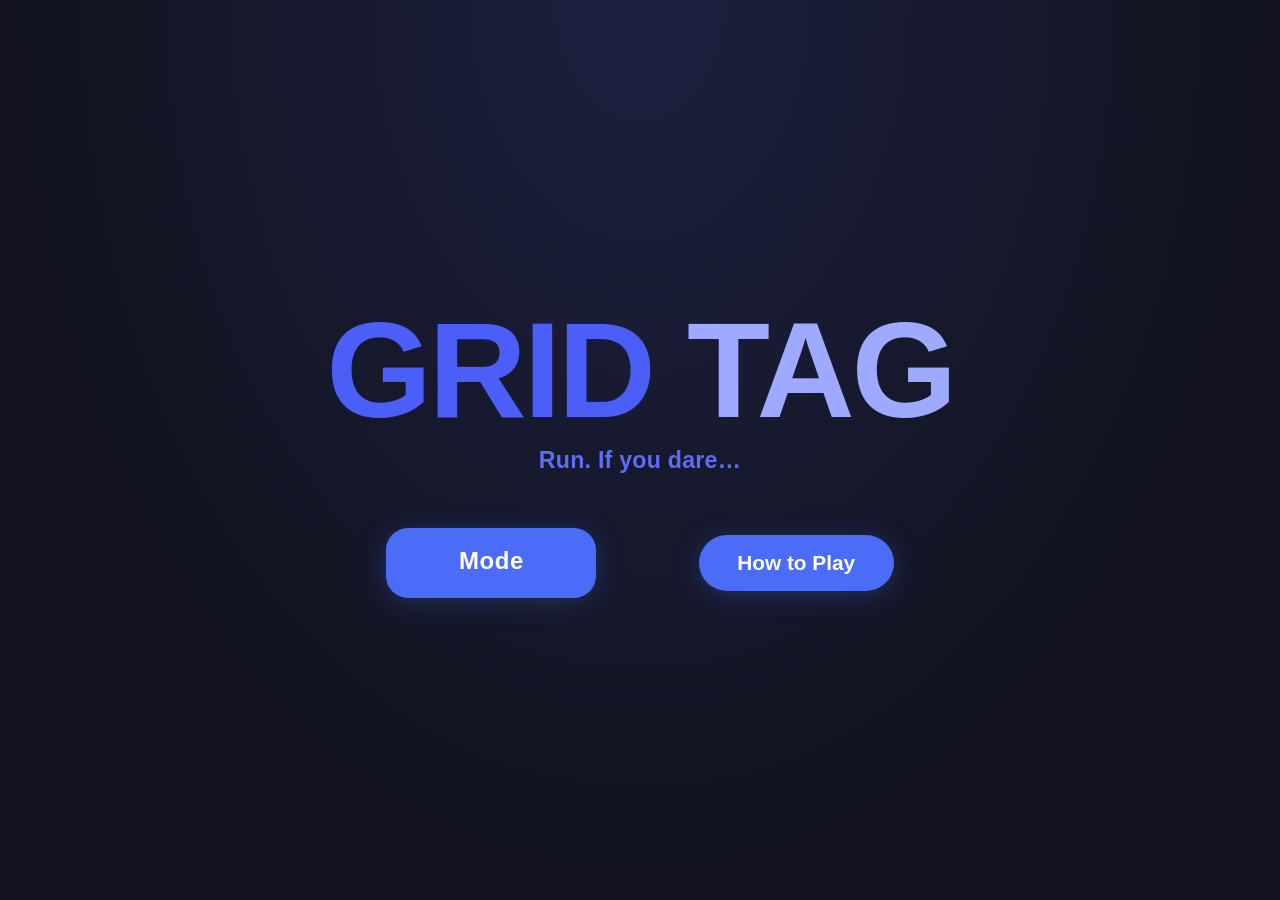
<file: index.html>
<!DOCTYPE html>
<html lang="en">
<head>
  <meta charset="UTF-8" />
  <meta name="viewport" content="width=device-width, initial-scale=1.0" />
  <title>Grid Tag</title>
  <link rel="stylesheet" href="menu.css" />
</head>
<body>
  <div class="menu-shell">

    <!-- Hero -->
    <header class="menu-hero">
      <h1 class="hero-title">
        <span class="title-grid">GRID</span>&nbsp;<span class="title-tag">TAG</span>
      </h1>
      <p class="hero-sub">Run. If you dare&hellip;</p>
    </header>

    <!-- Primary actions -->
    <div class="menu-buttons">

      <!-- Mode pill (expandable) -->
      <div class="mode-group" id="mode-group">
        <div class="mode-pill" id="mode-pill" tabindex="0" aria-label="Select game mode">
          <div class="mode-pill__header" aria-hidden="true">Mode</div>
          <div class="mode-pill__sep"></div>
          <div class="mode-pill__opts" role="list">

            <div class="mode-opt-row" role="listitem">
              <button class="mode-opt" id="opt-cpu" type="button"
                      aria-haspopup="true" aria-expanded="false">CPU</button>
            </div>

            <div class="mode-opt-row" role="listitem">
              <button class="mode-opt" id="opt-multi" type="button"
                      aria-haspopup="true" aria-expanded="false">Multiplayer</button>
            </div>

            <div class="mode-opt-row" role="listitem">
              <button class="mode-opt" id="opt-custom" type="button">Custom</button>
            </div>

          </div>
        </div>

        <!-- CPU difficulty sub-panel -->
        <div class="sub-panel" id="sub-cpu" role="group" aria-label="CPU difficulty">
          <button class="sub-btn" type="button"
                  onclick="launchGame('single-player','normal')">Normal</button>
          <button class="sub-btn" type="button"
                  onclick="launchGame('single-player','hard')">Hard</button>
          <button class="sub-btn" type="button"
                  onclick="launchGame('single-player','insane')">Insane</button>
          <button class="sub-btn" type="button"
                  onclick="launchGame('single-player','demon')">Demon</button>
        </div>

        <!-- Multiplayer size sub-panel -->
        <div class="sub-panel" id="sub-multi" role="group" aria-label="Multiplayer size">
          <button class="sub-btn" type="button"
                  onclick="launchGame('1v1')">1v1</button>
          <button class="sub-btn" type="button"
                  onclick="launchGame('2v2')">2v2</button>
        </div>
      </div>

      <!-- How to Play pill -->
      <a class="htp-pill" href="how-to-play.html">How to Play</a>

    </div>
  </div>

  <script src="menu.js"></script>
</body>
</html>
</file>
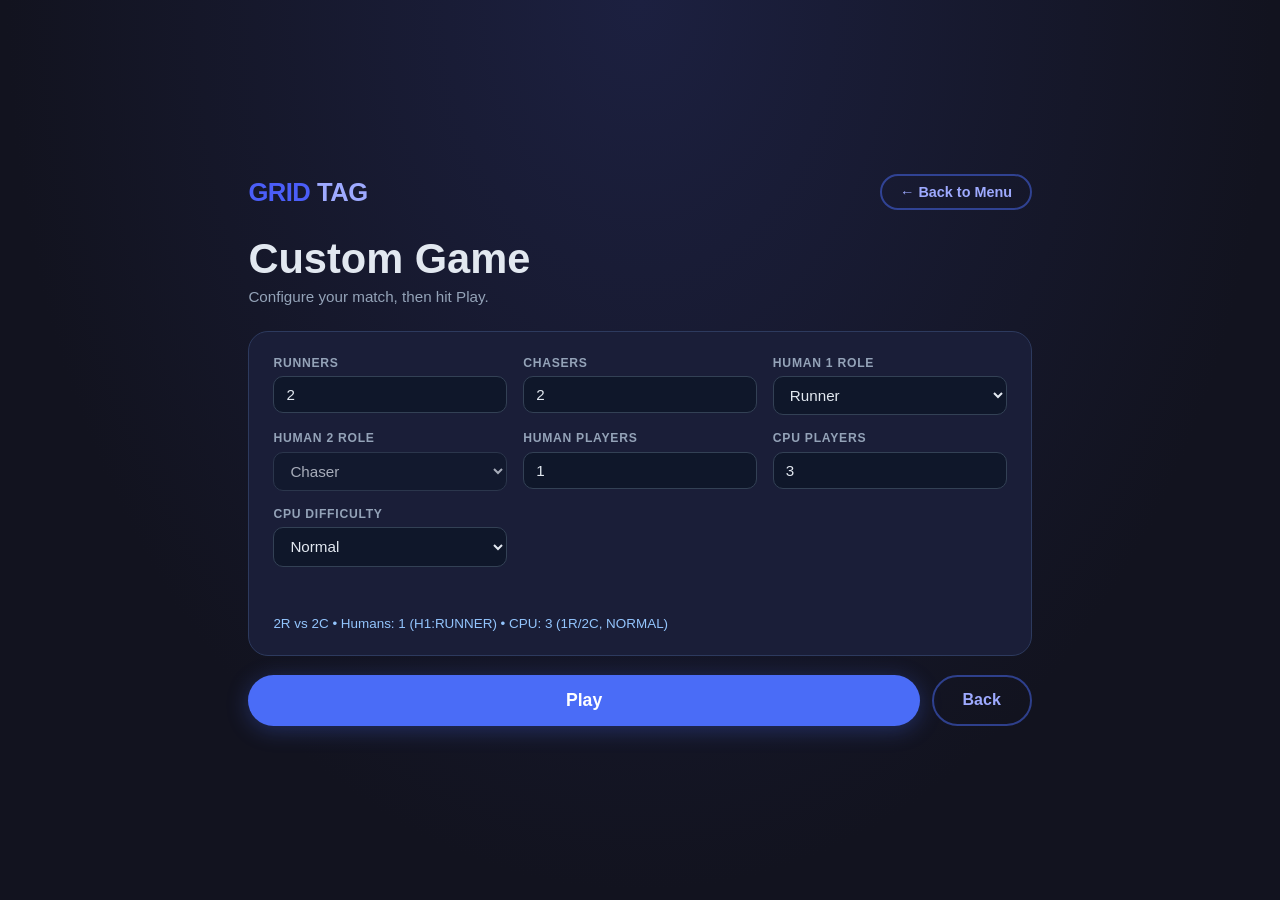
<file: custom.html>
<!DOCTYPE html>
<html lang="en">
<head>
  <meta charset="UTF-8" />
  <meta name="viewport" content="width=device-width, initial-scale=1.0" />
  <title>Grid Tag &ndash; Custom Game</title>
  <link rel="stylesheet" href="menu.css" />
</head>
<body>
  <div class="page-shell">

    <nav class="page-nav">
      <a class="page-logo" href="index.html">
        <span class="logo-grid">GRID</span>&nbsp;<span class="logo-tag">TAG</span>
      </a>
      <a class="back-btn" href="index.html">&#8592; Back to Menu</a>
    </nav>

    <h1 class="page-title">Custom Game</h1>
    <p class="page-subtitle">Configure your match, then hit Play.</p>

    <div class="custom-card">

      <div class="custom-field">
        <label for="c-runners">Runners</label>
        <input id="c-runners" type="number" min="1" max="449" value="2" />
      </div>

      <div class="custom-field">
        <label for="c-chasers">Chasers</label>
        <input id="c-chasers" type="number" min="1" max="449" value="2" />
      </div>

      <div class="custom-field">
        <label for="c-human-one-role">Human 1 Role</label>
        <select id="c-human-one-role">
          <option value="runner">Runner</option>
          <option value="chaser">Chaser</option>
        </select>
      </div>

      <div class="custom-field">
        <label for="c-human-two-role">Human 2 Role</label>
        <select id="c-human-two-role">
          <option value="chaser">Chaser</option>
          <option value="runner">Runner</option>
        </select>
      </div>

      <div class="custom-field">
        <label for="c-human-count">Human Players</label>
        <input id="c-human-count" type="number" min="1" max="2" value="1" />
      </div>

      <div class="custom-field">
        <label for="c-cpu-count">CPU Players</label>
        <input id="c-cpu-count" type="number" min="0" value="3" />
      </div>

      <div class="custom-field">
        <label for="c-difficulty">CPU Difficulty</label>
        <select id="c-difficulty">
          <option value="normal">Normal</option>
          <option value="hard">Hard</option>
          <option value="insane">Insane</option>
          <option value="demon">Demon</option>
        </select>
      </div>

      <p id="c-validation" class="custom-validation" role="status" aria-live="polite"></p>
      <p id="c-summary"    class="custom-summary"></p>

    </div>

    <div class="custom-actions">
      <button id="c-play-btn" class="custom-play-btn" type="button">Play</button>
      <a class="custom-back-btn" href="index.html">Back</a>
    </div>

  </div>

  <script src="custom.js"></script>
</body>
</html>
</file>
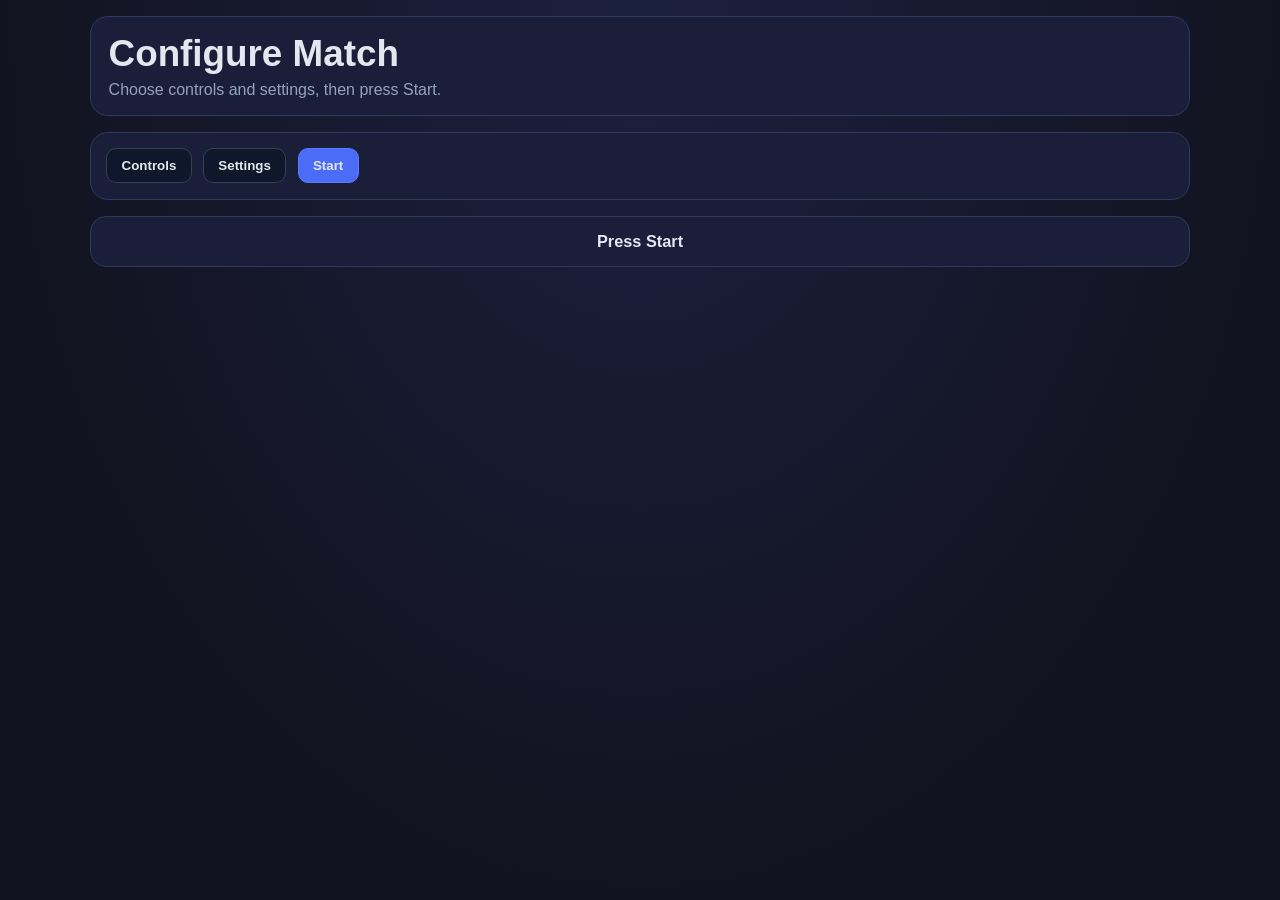
<file: game.html>
<!DOCTYPE html>
<html lang="en">
<head>
  <meta charset="UTF-8" />
  <meta name="viewport" content="width=device-width, initial-scale=1.0" />
  <title>Grid Tag</title>
  <link rel="stylesheet" href="style.css" />
</head>
<body>
  <main class="app-shell">
    <section id="config-view" class="config-view" aria-label="Game configuration">
      <header class="config-header">
        <h1 class="page-title">Configure Match</h1>
        <p class="page-subtitle">Choose controls and settings, then press Start.</p>
      </header>

      <div class="config-bar">
        <div class="hover-menu" id="controls-menu-wrap">
          <button id="controls-menu-btn" type="button" class="menu-trigger">Controls</button>
          <div class="hover-panel" id="controls-panel" role="group" aria-label="Controls menu">
            <button id="role-toggle-btn" type="button" class="panel-btn">Play as Chaser</button>
            <button id="config-menu-btn" type="button" class="panel-btn btn-menu-back">&#8592; Back to Menu</button>
          </div>
        </div>

        <div class="hover-menu" id="settings-menu-wrap">
          <button id="settings-menu-btn" type="button" class="menu-trigger">Settings</button>
          <div class="hover-panel" id="settings-panel" role="group" aria-label="Settings menu">
            <label class="difficulty-picker" for="difficulty-select">
              <span class="label">CPU Difficulty</span>
              <select id="difficulty-select">
                <option value="normal">Normal</option>
                <option value="hard">Hard</option>
                <option value="insane">Insane</option>
                <option value="demon">Demon</option>
              </select>
            </label>
          </div>
        </div>

        <button id="start-btn" type="button" class="start-btn">Start</button>
      </div>

      <section id="custom-setup-panel" class="custom-setup-panel" aria-label="Custom mode setup" hidden>
        <label class="difficulty-picker" for="custom-runners-input">
          <span class="label">Runners</span>
          <input id="custom-runners-input" type="number" min="1" value="2" />
        </label>
        <label class="difficulty-picker" for="custom-chasers-input">
          <span class="label">Chasers</span>
          <input id="custom-chasers-input" type="number" min="1" value="2" />
        </label>
        <label class="difficulty-picker" for="custom-human-one-role-select">
          <span class="label">Human 1 Role</span>
          <select id="custom-human-one-role-select">
            <option value="runner">Runner</option>
            <option value="chaser">Chaser</option>
          </select>
        </label>
        <label class="difficulty-picker" for="custom-human-two-role-select">
          <span class="label">Human 2 Role</span>
          <select id="custom-human-two-role-select">
            <option value="chaser">Chaser</option>
            <option value="runner">Runner</option>
          </select>
        </label>
        <label class="difficulty-picker" for="custom-human-count-input">
          <span class="label">Human-Controlled</span>
          <input id="custom-human-count-input" type="number" min="1" max="2" value="1" />
        </label>
        <label class="difficulty-picker" for="custom-cpu-count-input">
          <span class="label">CPU-Controlled</span>
          <input id="custom-cpu-count-input" type="number" min="0" value="3" />
        </label>
        <label class="difficulty-picker" for="custom-difficulty-select">
          <span class="label">CPU Difficulty</span>
          <select id="custom-difficulty-select">
            <option value="normal">Normal</option>
            <option value="hard">Hard</option>
            <option value="insane">Insane</option>
            <option value="demon">Demon</option>
          </select>
        </label>
        <p id="custom-validation-message" class="custom-validation-message" role="status"></p>
        <p id="custom-summary-value" class="custom-summary-value"></p>
      </section>

      <section class="status-panel" aria-label="Round status">
        <h2 id="result-value">Press Start</h2>
      </section>
    </section>

    <section id="gameplay-view" class="gameplay-view" aria-label="Gameplay" hidden>
      <header class="hud" aria-label="Game HUD">
        <div class="hud-stats">
          <div class="hud-item">
            <span class="label">Mode</span>
            <strong id="mode-value">SINGLE PLAYER</strong>
          </div>
          <div class="hud-item">
            <span class="label">Role</span>
            <strong id="role-value">Blue: RUNNER | Red: CHASER</strong>
          </div>
          <div class="hud-item">
            <span class="label">Difficulty</span>
            <strong id="difficulty-value">NORMAL</strong>
          </div>
          <div class="hud-item">
            <span class="label">Timer</span>
            <strong id="timer-value">60s</strong>
          </div>
          <div class="hud-item">
            <span class="label">Score (Runner-Chaser)</span>
            <strong id="score-value">0-0</strong>
          </div>
          <div class="hud-item">
            <span class="label">Active (Runners-Chasers)</span>
            <strong id="active-counts-value">1-1</strong>
          </div>
        </div>

        <div class="hud-controls">
          <button id="pause-btn" type="button">Pause</button>
          <button id="continue-btn" type="button">Continue</button>
          <button id="restart-round-btn" type="button">Restart Round</button>
          <button id="back-config-btn" type="button">Back to Configurations</button>
          <button id="menu-btn" type="button" class="btn-menu-back">&#8592; Back to Menu</button>
        </div>
      </header>

      <section class="game-area" aria-label="Grid chase game area">
        <div id="grid" class="grid" role="grid" aria-label="30 by 30 game grid"></div>
        <div id="round-overlay" class="round-overlay" hidden>
          <div class="overlay-card">
            <h3 id="overlay-title">Round Over</h3>
            <p id="overlay-message"></p>
            <div class="overlay-actions">
              <button id="overlay-restart-btn" type="button">Play Again</button>
              <button id="overlay-close-btn" type="button">Close</button>
              <button id="overlay-config-btn" type="button">Back to Configurations</button>
              <button id="overlay-menu-btn" type="button" class="btn-menu-back">&#8592; Back to Menu</button>
            </div>
          </div>
        </div>
      </section>
    </section>

    <div id="countdown-screen" class="countdown-screen" hidden>
      <div id="countdown-screen-value" class="countdown-screen-value">3</div>
    </div>
  </main>

  <script src="main.js"></script>
</body>
</html>
</file>
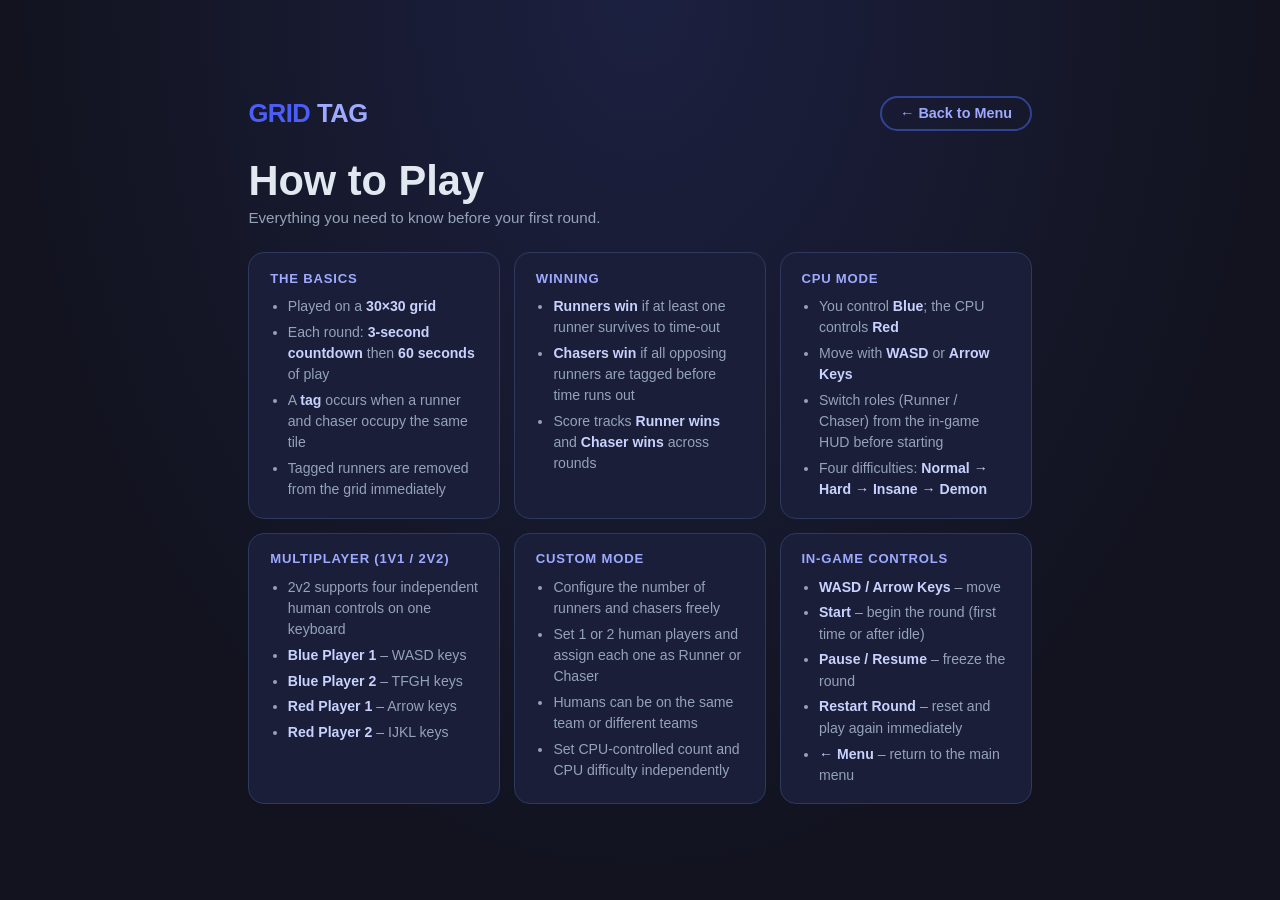
<file: how-to-play.html>
<!DOCTYPE html>
<html lang="en">
<head>
  <meta charset="UTF-8" />
  <meta name="viewport" content="width=device-width, initial-scale=1.0" />
  <title>Grid Tag &ndash; How to Play</title>
  <link rel="stylesheet" href="menu.css" />
</head>
<body>
  <div class="page-shell">

    <nav class="page-nav">
      <a class="page-logo" href="index.html">
        <span class="logo-grid">GRID</span>&nbsp;<span class="logo-tag">TAG</span>
      </a>
      <a class="back-btn" href="index.html">&#8592; Back to Menu</a>
    </nav>

    <h1 class="page-title">How to Play</h1>
    <p class="page-subtitle">Everything you need to know before your first round.</p>

    <div class="htp-grid">

      <div class="info-card">
        <h3>The Basics</h3>
        <ul>
          <li>Played on a <strong>30&times;30 grid</strong></li>
          <li>Each round: <strong>3-second countdown</strong> then <strong>60 seconds</strong> of play</li>
          <li>A <strong>tag</strong> occurs when a runner and chaser occupy the same tile</li>
          <li>Tagged runners are removed from the grid immediately</li>
        </ul>
      </div>

      <div class="info-card">
        <h3>Winning</h3>
        <ul>
          <li><strong>Runners win</strong> if at least one runner survives to time-out</li>
          <li><strong>Chasers win</strong> if all opposing runners are tagged before time runs out</li>
          <li>Score tracks <strong>Runner wins</strong> and <strong>Chaser wins</strong> across rounds</li>
        </ul>
      </div>

      <div class="info-card">
        <h3>CPU Mode</h3>
        <ul>
          <li>You control <strong>Blue</strong>; the CPU controls <strong>Red</strong></li>
          <li>Move with <strong>WASD</strong> or <strong>Arrow Keys</strong></li>
          <li>Switch roles (Runner / Chaser) from the in-game HUD before starting</li>
          <li>Four difficulties: <strong>Normal &rarr; Hard &rarr; Insane &rarr; Demon</strong></li>
        </ul>
      </div>

      <div class="info-card">
        <h3>Multiplayer (1v1 / 2v2)</h3>
        <ul>
          <li>2v2 supports four independent human controls on one keyboard</li>
          <li><strong>Blue Player 1</strong> &ndash; WASD keys</li>
          <li><strong>Blue Player 2</strong> &ndash; TFGH keys</li>
          <li><strong>Red Player 1</strong> &ndash; Arrow keys</li>
          <li><strong>Red Player 2</strong> &ndash; IJKL keys</li>
        </ul>
      </div>

      <div class="info-card">
        <h3>Custom Mode</h3>
        <ul>
          <li>Configure the number of runners and chasers freely</li>
          <li>Set 1 or 2 human players and assign each one as Runner or Chaser</li>
          <li>Humans can be on the same team or different teams</li>
          <li>Set CPU-controlled count and CPU difficulty independently</li>
        </ul>
      </div>

      <div class="info-card">
        <h3>In-Game Controls</h3>
        <ul>
          <li><strong>WASD / Arrow Keys</strong> &ndash; move</li>
          <li><strong>Start</strong> &ndash; begin the round (first time or after idle)</li>
          <li><strong>Pause / Resume</strong> &ndash; freeze the round</li>
          <li><strong>Restart Round</strong> &ndash; reset and play again immediately</li>
          <li><strong>&#8592; Menu</strong> &ndash; return to the main menu</li>
        </ul>
      </div>

    </div>

  </div>
</body>
</html>
</file>
<file: menu.css>
/* ==========================================================
   menu.css – styles for index.html, how-to-play.html,
               and custom.html.  NOT loaded by game.html.
   ========================================================== */

*, *::before, *::after {
  box-sizing: border-box;
}

[hidden] {
  display: none !important;
}

body {
  margin: 0;
  min-height: 100vh;
  font-family: Inter, Arial, sans-serif;
  background: radial-gradient(ellipse at 50% 0%, #1c2040 0%, #12131f 70%);
  color: #e2e8f0;
  display: flex;
  align-items: center;
  justify-content: center;
}

/* ===========================================================
   MAIN MENU  (index.html)
   =========================================================== */

.menu-shell {
  width: 100%;
  max-width: 1100px;
  padding: clamp(1.5rem, 4vw, 3rem);
  display: flex;
  flex-direction: column;
  align-items: center;
  gap: clamp(2.5rem, 6vh, 5rem);
  /* prevent page from scrolling on standard screens */
  max-height: 100vh;
  justify-content: center;
}

/* --- Hero --- */
.menu-hero {
  text-align: center;
  user-select: none;
}

.hero-title {
  font-size: clamp(3.8rem, 11vw, 8.5rem);
  font-weight: 900;
  letter-spacing: -0.025em;
  line-height: 1;
  margin: 0 0 0.6rem;
}

.title-grid {
  color: #4b5ef8;
}

.title-tag {
  color: #9eaaff;
}

.hero-sub {
  font-size: clamp(1rem, 2.5vw, 1.45rem);
  font-weight: 700;
  color: #5b6ef8;
  margin: 0;
  letter-spacing: 0.01em;
}

/* --- Menu button row --- */
.menu-buttons {
  display: flex;
  align-items: flex-start;
  justify-content: center;
  gap: clamp(2.5rem, 8vw, 7rem);
  width: 100%;
}

/* ===========================================================
   MODE PILL  (expandable card)
   =========================================================== */

/* Container that holds the pill + absolutely-positioned sub-panels */
.mode-group {
  position: relative;
  /* flex row so sub-panels sit beside the pill via absolute positioning */
}

/* The pill itself */
.mode-pill {
  background: #4a6cf7;
  border-radius: 22px;
  padding: 0.95rem 1.5rem;
  min-width: 210px;
  cursor: default;
  display: flex;
  flex-direction: column;
  box-shadow: 0 4px 28px rgba(74, 108, 247, 0.28);
  /* Animate box-shadow and border-radius as the pill expands */
  transition: box-shadow 0.28s ease, border-radius 0.28s ease;
}

.mode-pill:hover,
.mode-pill:focus-within {
  box-shadow: 0 10px 40px rgba(74, 108, 247, 0.5);
  border-radius: 20px;
  outline: none;
}

.mode-pill__header {
  font-size: 1.5rem;
  font-weight: 700;
  color: #fff;
  text-align: center;
  padding: 0.2rem 0 0.45rem;
  letter-spacing: 0.025em;
}

/* Divider fades in as pill expands */
.mode-pill__sep {
  height: 1px;
  background: rgba(255, 255, 255, 0.42);
  transform-origin: left;
  transform: scaleX(0);
  opacity: 0;
  transition: transform 0.28s ease 0.06s, opacity 0.22s ease 0.06s;
}

.mode-pill:hover .mode-pill__sep,
.mode-pill:focus-within .mode-pill__sep {
  transform: scaleX(1);
  opacity: 1;
}

/* Options container – max-height slides open */
.mode-pill__opts {
  display: flex;
  flex-direction: column;
  gap: 0.5rem;
  max-height: 0;
  overflow: hidden;
  transition: max-height 0.42s cubic-bezier(0.16, 1, 0.3, 1),
              padding-top 0.3s ease;
}

.mode-pill:hover .mode-pill__opts,
.mode-pill:focus-within .mode-pill__opts {
  max-height: 260px;
  padding-top: 0.65rem;
}

/* Wrapper around each option for individual stagger */
.mode-opt-row {
  opacity: 0;
  transform: translateY(-7px);
  transition: opacity 0.22s ease, transform 0.22s ease;
}

.mode-pill:hover .mode-opt-row:nth-child(1),
.mode-pill:focus-within .mode-opt-row:nth-child(1) {
  opacity: 1;
  transform: translateY(0);
  transition-delay: 0.09s;
}

.mode-pill:hover .mode-opt-row:nth-child(2),
.mode-pill:focus-within .mode-opt-row:nth-child(2) {
  opacity: 1;
  transform: translateY(0);
  transition-delay: 0.15s;
}

.mode-pill:hover .mode-opt-row:nth-child(3),
.mode-pill:focus-within .mode-opt-row:nth-child(3) {
  opacity: 1;
  transform: translateY(0);
  transition-delay: 0.21s;
}

/* Individual option buttons (CPU, Multiplayer, Custom) */
.mode-opt {
  width: 100%;
  background: rgba(10, 18, 80, 0.52);
  border: none;
  border-radius: 999px;
  color: #fff;
  padding: 0.7rem 1.2rem;
  font-size: 1rem;
  font-weight: 600;
  cursor: pointer;
  text-align: center;
  transition: background 0.18s ease, transform 0.15s ease;
}

.mode-opt:hover,
.mode-opt:focus {
  background: rgba(10, 18, 80, 0.78);
  outline: none;
}

/* Purple highlight on active parent (when its sub-panel is open) */
.mode-group:has(#opt-cpu:hover) #opt-cpu,
.mode-group:has(#opt-cpu:focus) #opt-cpu,
.mode-group:has(#sub-cpu:hover) #opt-cpu,
.mode-group:has(#sub-cpu:focus-within) #opt-cpu {
  background: #5c3fe0;
}

.mode-group:has(#opt-multi:hover) #opt-multi,
.mode-group:has(#opt-multi:focus) #opt-multi,
.mode-group:has(#sub-multi:hover) #opt-multi,
.mode-group:has(#sub-multi:focus-within) #opt-multi {
  background: #5c3fe0;
}

/* ===========================================================
   SUB-PANELS  (CPU difficulties / Multiplayer sizes)
   =========================================================== */

.sub-panel {
  position: absolute;
  top: 0;
  left: calc(100% + 0.38rem);

  background: #4a6cf7;
  border-radius: 20px;
  padding: 0.9rem 1.1rem;
  display: flex;
  flex-direction: column;
  gap: 0.52rem;
  min-width: 155px;
  box-shadow: 0 8px 36px rgba(74, 108, 247, 0.38);

  /* Hidden by default */
  opacity: 0;
  pointer-events: none;
  transform: translateX(-12px);
  transition: opacity 0.24s ease, transform 0.24s ease;
}

.sub-panel::before {
  content: '';
  position: absolute;
  top: 0;
  bottom: 0;
  left: -0.45rem;
  width: 0.45rem;
}

/* CSS :has() – show CPU sub-panel */
.mode-group:has(#opt-cpu:hover) #sub-cpu,
.mode-group:has(#opt-cpu:focus) #sub-cpu,
.mode-group:has(#sub-cpu:hover) #sub-cpu,
.mode-group:has(#sub-cpu:focus-within) #sub-cpu {
  opacity: 1;
  pointer-events: auto;
  transform: translateX(0);
}

/* CSS :has() – show Multiplayer sub-panel */
.mode-group:has(#opt-multi:hover) #sub-multi,
.mode-group:has(#opt-multi:focus) #sub-multi,
.mode-group:has(#sub-multi:hover) #sub-multi,
.mode-group:has(#sub-multi:focus-within) #sub-multi {
  opacity: 1;
  pointer-events: auto;
  transform: translateX(0);
}

/* JS-driven fallback classes (touch / click) */
.mode-group.show-cpu #sub-cpu,
.mode-group.show-multi #sub-multi {
  opacity: 1;
  pointer-events: auto;
  transform: translateX(0);
}

.mode-group.show-cpu #opt-cpu,
.mode-group.show-multi #opt-multi {
  background: #5c3fe0;
}

/* Sub-panel buttons */
.sub-btn {
  width: 100%;
  background: rgba(10, 18, 80, 0.52);
  border: none;
  border-radius: 999px;
  color: #fff;
  padding: 0.68rem 1.1rem;
  font-size: 0.96rem;
  font-weight: 600;
  cursor: pointer;
  text-align: center;
  /* Staggered fade-in shared via opacity + transform */
  opacity: 0;
  transform: translateY(-5px);
  transition: opacity 0.2s ease, transform 0.2s ease,
              background 0.18s ease;
}

/* Show sub-btn when its parent panel is active (CSS or JS class) */
.mode-group:has(#opt-cpu:hover) #sub-cpu .sub-btn,
.mode-group:has(#opt-cpu:focus) #sub-cpu .sub-btn,
.mode-group:has(#sub-cpu:hover) #sub-cpu .sub-btn,
.mode-group:has(#sub-cpu:focus-within) #sub-cpu .sub-btn,
.mode-group.show-cpu #sub-cpu .sub-btn,
.mode-group:has(#opt-multi:hover) #sub-multi .sub-btn,
.mode-group:has(#opt-multi:focus) #sub-multi .sub-btn,
.mode-group:has(#sub-multi:hover) #sub-multi .sub-btn,
.mode-group:has(#sub-multi:focus-within) #sub-multi .sub-btn,
.mode-group.show-multi #sub-multi .sub-btn {
  opacity: 1;
  transform: translateY(0);
}

/* Stagger delays */
.sub-btn:nth-child(1) { transition-delay: 0.05s; }
.sub-btn:nth-child(2) { transition-delay: 0.10s; }
.sub-btn:nth-child(3) { transition-delay: 0.15s; }
.sub-btn:nth-child(4) { transition-delay: 0.20s; }

.sub-btn:hover,
.sub-btn:focus {
  background: rgba(10, 18, 80, 0.82);
  transform: scale(1.04) !important;
  outline: none;
}

/* ===========================================================
   HOW TO PLAY pill
   =========================================================== */

.htp-pill {
  display: inline-flex;
  align-items: center;
  justify-content: center;
  background: #4a6cf7;
  border-radius: 999px;
  padding: 1rem 2.4rem;
  font-size: clamp(1rem, 2.2vw, 1.3rem);
  font-weight: 700;
  color: #fff;
  text-decoration: none;
  white-space: nowrap;
  box-shadow: 0 4px 28px rgba(74, 108, 247, 0.28);
  align-self: center;
  flex-shrink: 0;
  transition: background 0.2s ease, box-shadow 0.2s ease, transform 0.15s ease;
}

.htp-pill:hover,
.htp-pill:focus {
  background: #3b5ce0;
  box-shadow: 0 10px 40px rgba(74, 108, 247, 0.5);
  transform: scale(1.04) translateY(-1px);
  outline: none;
}

/* ===========================================================
   SHARED PAGE CHROME  (How to Play + Custom pages)
   =========================================================== */

.page-shell {
  width: 100%;
  max-width: 860px;
  padding: clamp(1.2rem, 3vw, 2.5rem);
  margin: 0 auto;
  min-height: 100vh;
  display: flex;
  flex-direction: column;
  justify-content: center;
}

.page-nav {
  display: flex;
  align-items: center;
  justify-content: space-between;
  margin-bottom: 1.6rem;
  flex-wrap: wrap;
  gap: 0.75rem;
}

.page-logo {
  font-size: 1.6rem;
  font-weight: 900;
  text-decoration: none;
  letter-spacing: -0.02em;
  user-select: none;
}

.page-logo .logo-grid { color: #4b5ef8; }
.page-logo .logo-tag  { color: #9eaaff; }

.back-btn {
  display: inline-flex;
  align-items: center;
  gap: 0.35rem;
  border: 2px solid rgba(74, 108, 247, 0.5);
  border-radius: 999px;
  background: transparent;
  color: #9eaaff;
  padding: 0.48rem 1.1rem;
  font-size: 0.9rem;
  font-weight: 600;
  cursor: pointer;
  text-decoration: none;
  transition: background 0.2s, border-color 0.2s, color 0.2s;
}

.back-btn:hover,
.back-btn:focus {
  background: rgba(74, 108, 247, 0.15);
  border-color: #4a6cf7;
  color: #fff;
  outline: none;
}

.page-title {
  font-size: clamp(1.6rem, 4vw, 2.6rem);
  font-weight: 900;
  color: #e2e8f0;
  margin: 0 0 0.3rem;
}

.page-subtitle {
  color: #94a3b8;
  margin: 0 0 1.6rem;
  font-size: 0.95rem;
}

/* ===========================================================
   HOW TO PLAY PAGE
   =========================================================== */

.htp-grid {
  display: grid;
  grid-template-columns: repeat(3, 1fr);
  gap: 0.85rem;
}

.info-card {
  background: #1a1e38;
  border: 1px solid #2d3a5e;
  border-radius: 16px;
  padding: 1.1rem 1.3rem;
}

.info-card h3 {
  font-size: 0.82rem;
  font-weight: 700;
  color: #9eaaff;
  margin: 0 0 0.65rem;
  text-transform: uppercase;
  letter-spacing: 0.06em;
}

.info-card ul {
  margin: 0;
  padding-left: 1.1rem;
  display: flex;
  flex-direction: column;
  gap: 0.3rem;
}

.info-card li {
  color: #94a3b8;
  font-size: 0.88rem;
  line-height: 1.5;
}

.info-card strong {
  color: #c7d2fe;
}

/* ===========================================================
   CUSTOM SETUP PAGE
   =========================================================== */

.custom-card {
  background: #1a1e38;
  border: 1px solid #2d3a5e;
  border-radius: 20px;
  padding: 1.5rem;
  display: grid;
  gap: 1rem;
  grid-template-columns: repeat(auto-fit, minmax(175px, 1fr));
  margin-bottom: 1.2rem;
}

.custom-field {
  display: flex;
  flex-direction: column;
  gap: 0.38rem;
}

.custom-field label {
  font-size: 0.76rem;
  text-transform: uppercase;
  letter-spacing: 0.06em;
  color: #94a3b8;
  font-weight: 600;
}

.custom-field input,
.custom-field select {
  background: #0f172a;
  border: 1px solid #334155;
  border-radius: 10px;
  color: #e2e8f0;
  padding: 0.58rem 0.75rem;
  font-size: 0.95rem;
  font-family: inherit;
  width: 100%;
  transition: border-color 0.2s;
}

.custom-field input:focus,
.custom-field select:focus {
  border-color: #4a6cf7;
  outline: none;
}

.custom-validation {
  color: #fca5a5;
  font-size: 0.88rem;
  margin: 0;
  min-height: 1.2em;
  grid-column: 1 / -1;
}

.custom-summary {
  color: #93c5fd;
  font-size: 0.84rem;
  margin: 0;
  grid-column: 1 / -1;
}

.custom-actions {
  display: flex;
  gap: 0.75rem;
  flex-wrap: wrap;
}

.custom-play-btn {
  flex: 1;
  min-width: 110px;
  background: #4a6cf7;
  border: none;
  border-radius: 999px;
  color: #fff;
  padding: 0.9rem 2rem;
  font-size: 1.1rem;
  font-weight: 700;
  cursor: pointer;
  box-shadow: 0 4px 22px rgba(74, 108, 247, 0.3);
  transition: background 0.2s, transform 0.15s, box-shadow 0.2s;
}

.custom-play-btn:hover:not(:disabled) {
  background: #3b5ce0;
  box-shadow: 0 8px 36px rgba(74, 108, 247, 0.5);
  transform: scale(1.03) translateY(-1px);
}

.custom-play-btn:disabled {
  opacity: 0.48;
  cursor: not-allowed;
}

.custom-back-btn {
  background: transparent;
  border: 2px solid rgba(74, 108, 247, 0.5);
  border-radius: 999px;
  color: #9eaaff;
  padding: 0.9rem 1.8rem;
  font-size: 1rem;
  font-weight: 600;
  cursor: pointer;
  text-decoration: none;
  display: inline-flex;
  align-items: center;
  transition: background 0.2s, border-color 0.2s, color 0.2s;
}

.custom-back-btn:hover,
.custom-back-btn:focus {
  background: rgba(74, 108, 247, 0.15);
  border-color: #4a6cf7;
  color: #fff;
  outline: none;
}

/* ===========================================================
   RESPONSIVE
   =========================================================== */

@media (max-width: 760px) {
  /* On small screens, show all mode options without hover required */
  .menu-buttons {
    flex-direction: column;
    align-items: center;
    gap: 1.5rem;
  }

  .mode-pill__opts {
    max-height: 300px !important;
    padding-top: 0.65rem !important;
  }

  .mode-pill__sep {
    transform: scaleX(1) !important;
    opacity: 1 !important;
  }

  .mode-opt-row {
    opacity: 1 !important;
    transform: translateY(0) !important;
  }

  /* Sub-panels stack below on mobile (no absolute positioning) */
  .mode-group {
    flex-direction: column;
    align-items: stretch;
  }

  .sub-panel {
    position: static;
    transform: none !important;
    opacity: 0;
    pointer-events: none;
    max-height: 0;
    overflow: hidden;
    padding: 0 1.1rem;
    transition: max-height 0.35s ease, padding 0.3s ease, opacity 0.25s ease;
    margin-top: 0;
    box-shadow: none;
    border-radius: 0 0 18px 18px;
  }

  .mode-group.show-cpu #sub-cpu,
  .mode-group.show-multi #sub-multi {
    opacity: 1;
    pointer-events: auto;
    max-height: 260px;
    padding: 0.75rem 1.1rem;
  }

  /* Override desktop :has() for mobile (sub-panels stay static) */
  .mode-group:has(#opt-cpu:hover) #sub-cpu,
  .mode-group:has(#opt-cpu:focus) #sub-cpu,
  .mode-group:has(#sub-cpu:hover) #sub-cpu,
  .mode-group:has(#sub-cpu:focus-within) #sub-cpu,
  .mode-group:has(#opt-multi:hover) #sub-multi,
  .mode-group:has(#opt-multi:focus) #sub-multi,
  .mode-group:has(#sub-multi:hover) #sub-multi,
  .mode-group:has(#sub-multi:focus-within) #sub-multi {
    /* Reset – JS show-* classes take over on mobile */
    opacity: 0;
    pointer-events: none;
    transform: none;
  }

  .mode-group.show-cpu #sub-cpu,
  .mode-group.show-multi #sub-multi {
    opacity: 1 !important;
    pointer-events: auto !important;
    max-height: 260px;
    padding: 0.75rem 1.1rem;
  }

  .htp-pill {
    width: 100%;
    max-width: 320px;
    text-align: center;
  }

  /* How to Play: single column */
  .htp-grid {
    grid-template-columns: 1fr;
  }

  body {
    align-items: flex-start;
    overflow-y: auto;
  }

  .page-shell {
    justify-content: flex-start;
    padding-top: 1.5rem;
    min-height: unset;
  }
}

@media (max-width: 520px) {
  .custom-card {
    grid-template-columns: 1fr;
  }
}

@media (min-width: 761px) and (max-width: 1000px) {
  .htp-grid {
    grid-template-columns: repeat(2, 1fr);
  }
}
</file>
<file: style.css>
:root {
  --bg: #12131f;
  --panel: #1a1e38;
  --panel-soft: #151a32;
  --text: #e2e8f0;
  --muted: #94a3b8;
  --accent: #4a6cf7;
  --accent-soft: #5c3fe0;
}

* {
  box-sizing: border-box;
}

[hidden] {
  display: none !important;
}

body {
  margin: 0;
  min-height: 100vh;
  font-family: Inter, Arial, sans-serif;
  background: radial-gradient(ellipse at 50% 0%, #1c2040 0%, var(--bg) 72%);
  color: var(--text);
  padding: 1rem;
}

.app-shell {
  width: min(100%, 1100px);
  margin: 0 auto;
  display: grid;
  gap: 1rem;
}

.config-view,
.gameplay-view {
  display: grid;
  gap: 1rem;
}

.config-header {
  background: var(--panel);
  border: 1px solid #2d3a5e;
  border-radius: 18px;
  padding: 1rem 1.1rem;
}

.page-title {
  margin: 0;
  font-size: clamp(1.5rem, 3vw, 2.3rem);
  font-weight: 900;
}

.page-subtitle {
  margin: 0.35rem 0 0;
  color: var(--muted);
}

.config-bar {
  background: var(--panel);
  border: 1px solid #2d3a5e;
  border-radius: 18px;
  padding: 0.95rem;
  display: flex;
  flex-wrap: wrap;
  align-items: flex-start;
  gap: 0.7rem;
}

.hover-menu {
  position: relative;
}

.menu-trigger,
button,
select,
input[type='number'] {
  border: 1px solid #334155;
  border-radius: 10px;
  background: #0f172a;
  color: var(--text);
}

button,
.menu-trigger {
  padding: 0.58rem 0.9rem;
  font-weight: 700;
  cursor: pointer;
  transition: transform 0.15s ease, background 0.2s ease, border-color 0.2s ease;
}

button:hover:not(:disabled),
.menu-trigger:hover,
.hover-menu:focus-within .menu-trigger {
  background: #1d2f7f;
  border-color: #5c79ff;
  transform: translateY(-1px);
}

.start-btn {
  background: var(--accent);
  border-color: #5c79ff;
}

.hover-panel {
  position: absolute;
  top: calc(100% + 0.32rem);
  left: 0;
  min-width: 220px;
  background: var(--accent);
  border-radius: 14px;
  border: 1px solid #6a84ff;
  padding: 0.6rem;
  display: grid;
  gap: 0.45rem;
  opacity: 0;
  pointer-events: none;
  transform: translateY(-8px);
  transition: opacity 0.2s ease, transform 0.2s ease;
  z-index: 15;
}

.hover-panel::before {
  content: '';
  position: absolute;
  left: 0;
  right: 0;
  top: -0.45rem;
  height: 0.45rem;
}

.hover-menu:hover .hover-panel,
.hover-menu:focus-within .hover-panel {
  opacity: 1;
  pointer-events: auto;
  transform: translateY(0);
}

.panel-btn {
  width: 100%;
}

select,
input[type='number'] {
  padding: 0.52rem 0.65rem;
}

.difficulty-picker {
  display: grid;
  gap: 0.32rem;
}

.label {
  font-size: 0.74rem;
  color: var(--muted);
  letter-spacing: 0.03em;
  text-transform: uppercase;
}

.custom-setup-panel {
  border: 1px solid #2d3a5e;
  border-radius: 16px;
  background: var(--panel);
  padding: 0.95rem;
  display: grid;
  gap: 0.65rem;
  grid-template-columns: repeat(auto-fit, minmax(150px, 1fr));
}

.custom-validation-message {
  margin: 0;
  color: #fca5a5;
  grid-column: 1 / -1;
}

.custom-summary-value {
  margin: 0;
  color: #93c5fd;
  grid-column: 1 / -1;
}

.status-panel,
.hud {
  background: var(--panel);
  border: 1px solid #2d3a5e;
  border-radius: 16px;
  padding: 0.95rem;
}

.status-panel h2 {
  margin: 0;
  font-size: 1.02rem;
  text-align: center;
}

.hud-stats {
  display: grid;
  gap: 0.6rem;
  grid-template-columns: repeat(auto-fit, minmax(140px, 1fr));
}

.hud-item {
  background: var(--panel-soft);
  border: 1px solid #334155;
  border-radius: 10px;
  padding: 0.58rem 0.62rem;
  display: grid;
  gap: 0.22rem;
}

.hud-controls {
  margin-top: 0.7rem;
  display: flex;
  gap: 0.55rem;
  flex-wrap: wrap;
}

.game-area {
  position: relative;
  background: #0b1024;
  border: 1px solid #2d3a5e;
  border-radius: 16px;
  padding: 0.8rem;
  overflow: auto;
}

.grid {
  display: grid;
  grid-template-columns: repeat(30, 20px);
  grid-template-rows: repeat(30, 20px);
  gap: 0;
  width: max-content;
  margin: 0 auto;
}

.cell {
  width: 20px;
  height: 20px;
  background: #0e1730;
  border: none;
}

.round-overlay {
  position: absolute;
  inset: 0;
  background: rgba(2, 6, 23, 0.78);
  display: grid;
  place-items: center;
  z-index: 18;
}

.overlay-card {
  width: min(92%, 460px);
  border: 1px solid #475569;
  border-radius: 12px;
  background: #0f172a;
  padding: 1rem;
  text-align: center;
}

.overlay-card h3 {
  margin: 0 0 0.5rem;
}

.overlay-card p {
  margin: 0 0 0.8rem;
  color: var(--muted);
}

.overlay-actions {
  display: flex;
  justify-content: center;
  gap: 0.5rem;
  flex-wrap: wrap;
}

.btn-menu-back {
  background: transparent;
  border-color: #475569;
  color: var(--muted);
}

.btn-menu-back:hover:not(:disabled) {
  background: #1e293b;
  border-color: #60a5fa;
  color: var(--text);
}

.countdown-screen {
  position: fixed;
  inset: 0;
  background: rgba(2, 6, 23, 0.9);
  display: grid;
  place-items: center;
  z-index: 40;
}

.countdown-screen-value {
  font-size: clamp(3rem, 16vw, 10rem);
  font-weight: 900;
  letter-spacing: 0.05em;
  color: #dbe4ff;
  text-shadow: 0 0 30px rgba(92, 121, 255, 0.45);
}

@media (max-width: 768px) {
  body {
    padding: 0.7rem;
  }

  .config-bar,
  .hud-controls {
    align-items: stretch;
  }

  .menu-trigger,
  .start-btn,
  .hud-controls button {
    flex: 1 1 180px;
  }

  .hover-panel {
    right: 0;
    left: auto;
  }
}
</file>
